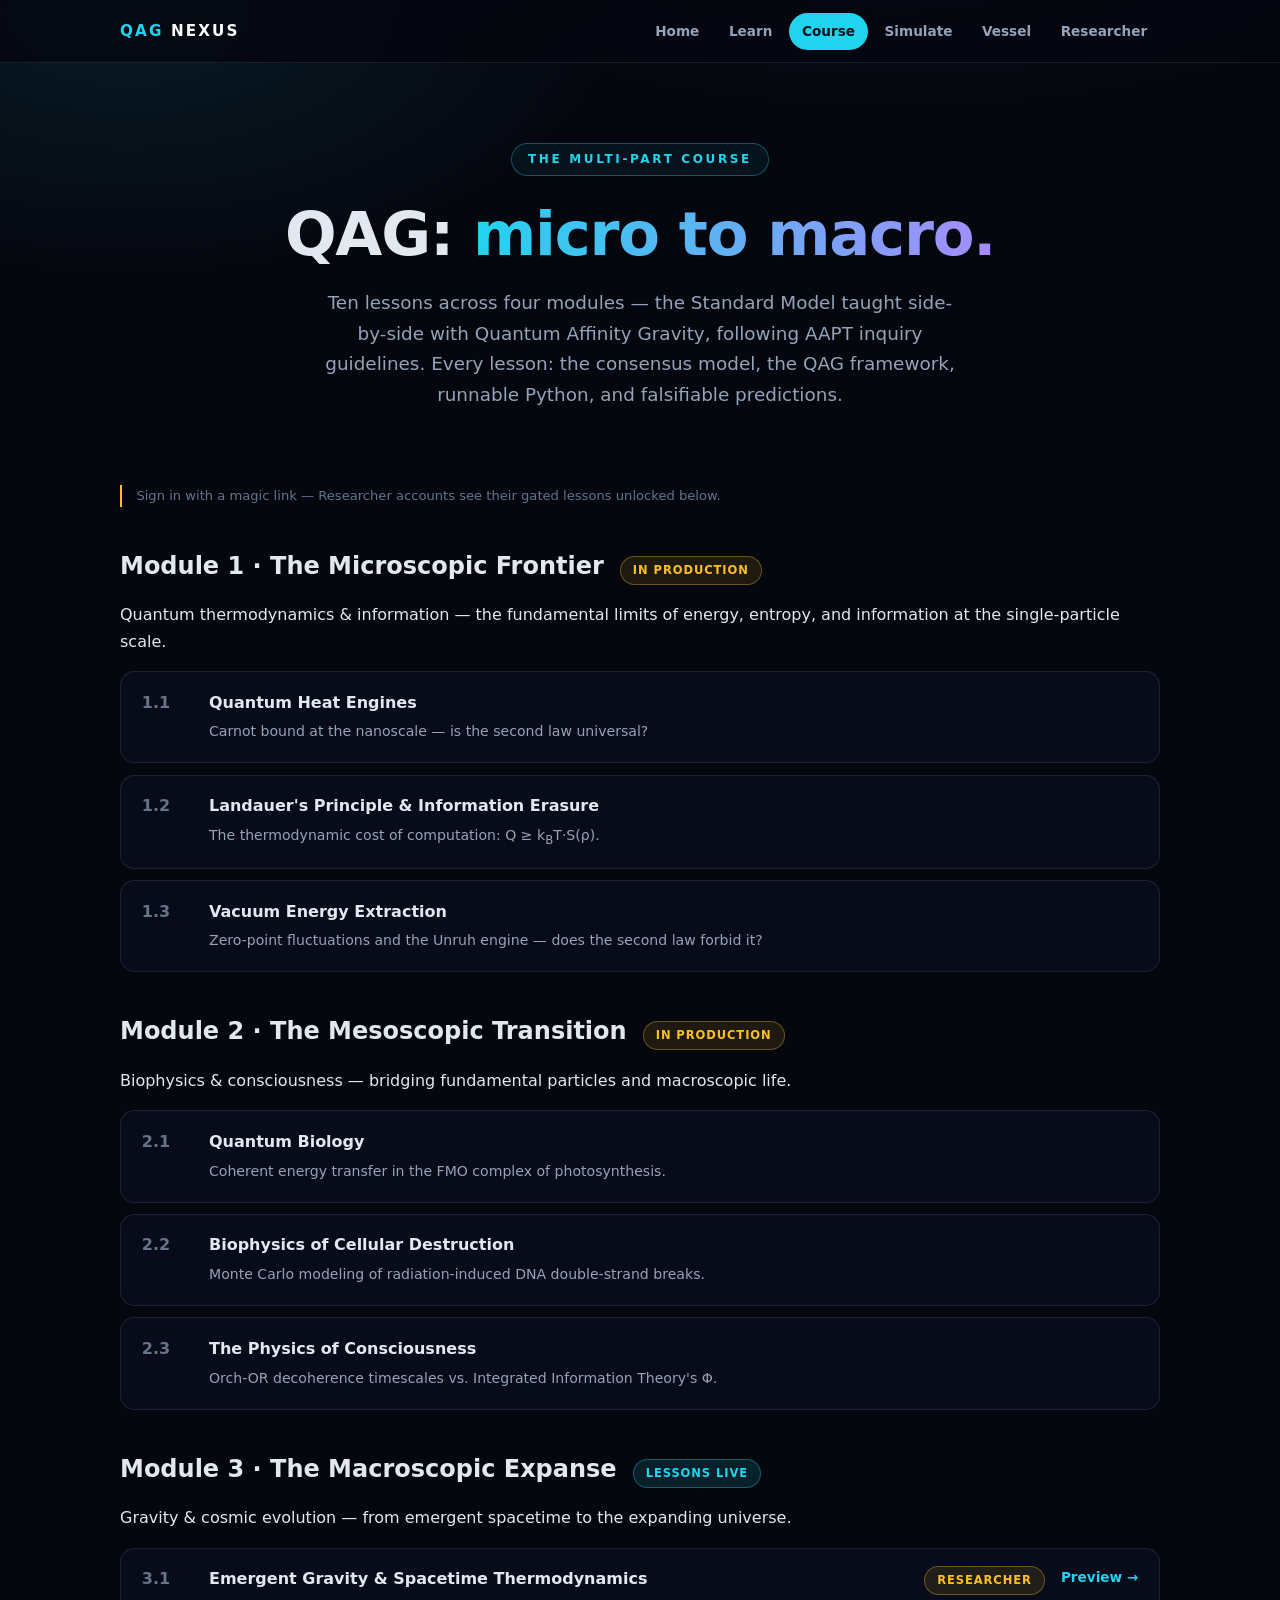
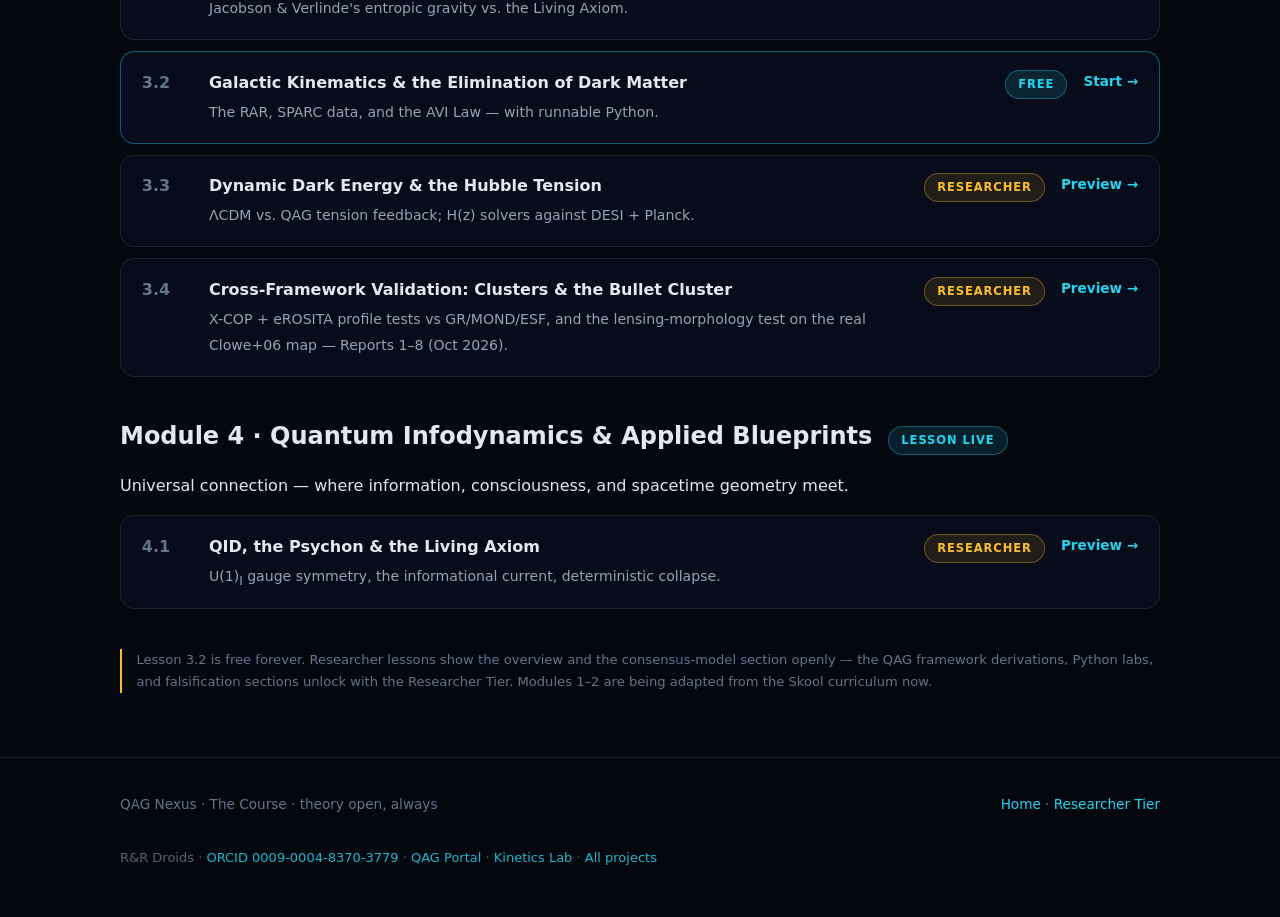
<file: course.html>
<!DOCTYPE html>
<html lang="en">
<head>
<meta charset="UTF-8">
<meta name="viewport" content="width=device-width, initial-scale=1.0">
<title>The Course — QAG Nexus</title>
<meta name="description" content="QAG: Micro to Macro — the full multi-part physics course. Standard Model side-by-side with Quantum Affinity Gravity.">
<link rel="stylesheet" href="../nexus.css">
<script>window.NEXUS_SUPABASE = { url: "https://klneswylibiihgdewznx.supabase.co", anonKey: "eyJhbGciOiJIUzI1NiIsInR5cCI6IkpXVCJ9.eyJpc3MiOiJzdXBhYmFzZSIsInJlZiI6ImtsbmVzd3lsaWJpaWhnZGV3em54Iiwicm9sZSI6ImFub24iLCJpYXQiOjE3ODg0NjI1MzYsImV4cCI6MjEwNDAzODUzNn0.OSMPfRUwds0-ZtV1QsxolnqfcRyXzvFnTOl3EVIcD2s" };</script>
<style>
.mod { margin-bottom: 2.5rem; }
.mod-head { display:flex; align-items:baseline; gap:1rem; flex-wrap:wrap; margin-bottom:1rem; }
.mod-head h2 { margin:0; }
.lesson { display:flex; gap:1rem; align-items:flex-start; padding:1.1rem 1.3rem; border:1px solid var(--line); border-radius:0.9rem; margin-bottom:0.7rem; background:rgba(13,19,38,0.5); }
.lesson .n { font-weight:800; color:var(--dim); min-width:3.2rem; }
.lesson .t { flex:1; }
.lesson .t b { display:block; margin-bottom:0.15rem; }
.lesson .t span { color:var(--muted); font-size:0.88rem; }
.lesson a.lgo { white-space:nowrap; font-size:0.85rem; font-weight:700; }
</style>
<link rel="icon" type="image/svg+xml" href="favicon.svg">
<meta name="theme-color" content="#05070f">
<meta property="og:title" content="The Course — QAG Nexus">
<meta property="og:description" content="QAG: Micro to Macro — the full multi-part physics course. Standard Model side-by-side with Quantum Affinity Gravity.">
<meta property="og:type" content="website">
<meta property="og:url" content="https://qag-nexus.vercel.app/course.html">
<meta name="twitter:card" content="summary">
<meta name="twitter:title" content="The Course — QAG Nexus">
<meta name="twitter:description" content="QAG: Micro to Macro — the full multi-part physics course. Standard Model side-by-side with Quantum Affinity Gravity.">
</head>
<body>
<script src="../nav.js"></script>

<header class="hero wrap" style="padding-bottom:1.5rem">
  <span class="eyebrow">The multi-part course</span>
  <h1>QAG: <span class="grad">micro to macro.</span></h1>
  <p class="lede">Ten lessons across four modules — the Standard Model taught side-by-side with Quantum Affinity Gravity, following AAPT inquiry guidelines. Every lesson: the consensus model, the QAG framework, runnable Python, and falsifiable predictions.</p>
</header>

<main class="wrap">
  <section class="mod"><div id="nexus-auth"></div><p class="honest" id="nexus-course-note">Sign in with a magic link — Researcher accounts see their gated lessons unlocked below.</p></section>
  <section class="mod">
    <div class="mod-head"><h2>Module 1 · The Microscopic Frontier</h2><span class="pill soon">IN PRODUCTION</span></div>
    <p class="sub">Quantum thermodynamics &amp; information — the fundamental limits of energy, entropy, and information at the single-particle scale.</p>
    <div class="lesson"><div class="n">1.1</div><div class="t"><b>Quantum Heat Engines</b><span>Carnot bound at the nanoscale — is the second law universal?</span></div></div>
    <div class="lesson"><div class="n">1.2</div><div class="t"><b>Landauer's Principle &amp; Information Erasure</b><span>The thermodynamic cost of computation: Q ≥ k<sub>B</sub>T·S(ρ).</span></div></div>
    <div class="lesson"><div class="n">1.3</div><div class="t"><b>Vacuum Energy Extraction</b><span>Zero-point fluctuations and the Unruh engine — does the second law forbid it?</span></div></div>
  </section>

  <section class="mod">
    <div class="mod-head"><h2>Module 2 · The Mesoscopic Transition</h2><span class="pill soon">IN PRODUCTION</span></div>
    <p class="sub">Biophysics &amp; consciousness — bridging fundamental particles and macroscopic life.</p>
    <div class="lesson"><div class="n">2.1</div><div class="t"><b>Quantum Biology</b><span>Coherent energy transfer in the FMO complex of photosynthesis.</span></div></div>
    <div class="lesson"><div class="n">2.2</div><div class="t"><b>Biophysics of Cellular Destruction</b><span>Monte Carlo modeling of radiation-induced DNA double-strand breaks.</span></div></div>
    <div class="lesson"><div class="n">2.3</div><div class="t"><b>The Physics of Consciousness</b><span>Orch-OR decoherence timescales vs. Integrated Information Theory's Φ.</span></div></div>
  </section>

  <section class="mod">
    <div class="mod-head"><h2>Module 3 · The Macroscopic Expanse</h2><span class="pill live">LESSONS LIVE</span></div>
    <p class="sub">Gravity &amp; cosmic evolution — from emergent spacetime to the expanding universe.</p>
    <div class="lesson"><div class="n">3.1</div><div class="t"><b>Emergent Gravity &amp; Spacetime Thermodynamics</b><span>Jacobson &amp; Verlinde's entropic gravity vs. the Living Axiom.</span></div><span class="pill soon">RESEARCHER</span><a class="lgo" href="lessons/31.html">Preview →</a></div>
    <div class="lesson" style="border-color:rgba(34,211,238,0.4)"><div class="n">3.2</div><div class="t"><b>Galactic Kinematics &amp; the Elimination of Dark Matter</b><span>The RAR, SPARC data, and the AVI Law — with runnable Python.</span></div><span class="pill live">FREE</span><a class="lgo" href="lessons/32.html">Start →</a></div>
    <div class="lesson"><div class="n">3.3</div><div class="t"><b>Dynamic Dark Energy &amp; the Hubble Tension</b><span>ΛCDM vs. QAG tension feedback; H(z) solvers against DESI + Planck.</span></div><span class="pill soon">RESEARCHER</span><a class="lgo" href="lessons/33.html">Preview →</a></div>
<div class="lesson"><div class="n">3.4</div><div class="t"><b>Cross-Framework Validation: Clusters &amp; the Bullet Cluster</b><span>X-COP + eROSITA profile tests vs GR/MOND/ESF, and the lensing-morphology test on the real Clowe+06 map — Reports 1–8 (Oct 2026).</span></div><span class="pill soon">RESEARCHER</span><a class="lgo" href="research.html">Preview →</a></div>
      </section>

  <section class="mod">
    <div class="mod-head"><h2>Module 4 · Quantum Infodynamics &amp; Applied Blueprints</h2><span class="pill live">LESSON LIVE</span></div>
    <p class="sub">Universal connection — where information, consciousness, and spacetime geometry meet.</p>
    <div class="lesson"><div class="n">4.1</div><div class="t"><b>QID, the Psychon &amp; the Living Axiom</b><span>U(1)<sub>I</sub> gauge symmetry, the informational current, deterministic collapse.</span></div><span class="pill soon">RESEARCHER</span><a class="lgo" href="lessons/41.html">Preview →</a></div>
  </section>

  <p class="honest">Lesson 3.2 is free forever. Researcher lessons show the overview and the consensus-model section openly — the QAG framework derivations, Python labs, and falsification sections unlock with the Researcher Tier. Modules 1–2 are being adapted from the Skool curriculum now.</p>
</main>

<footer>
  <div class="wrap">
    <span>QAG Nexus · The Course · theory open, always</span>
    <span><a href="../index.html">Home</a> · <a href="../research.html">Researcher Tier</a></span>
    <div style="margin-top:8px;font-size:13px;opacity:.85">R&amp;R Droids · <a href="https://orcid.org/0009-0004-8370-3779">ORCID 0009-0004-8370-3779</a> · <a href="https://quantum-affinity-gravity.vercel.app">QAG Portal</a> · <a href="https://qag-kinetics-lab-qag-works.vercel.app">Kinetics Lab</a> · <a href="https://qag-works-hub-qag-works.vercel.app">All projects</a></div>
  </div>
</footer>

<script type="module">
import { mountAuthWidget, fetchTelemetry } from "../js/nexus-auth.js";
mountAuthWidget("nexus-auth");
(async () => {
  try {
    const t = await fetchTelemetry();
    if (t && t.tier === "researcher") {
      document.querySelectorAll(".lesson .pill.soon").forEach((p) => {
        if (p.textContent.trim() === "RESEARCHER") {
          p.className = "pill live";
          p.textContent = "UNLOCKED";
          const row = p.closest(".lesson");
          const link = row && row.querySelector("a.lgo");
          if (link) link.textContent = "Open \u2192";
        }
      });
      const note = document.getElementById("nexus-course-note");
      if (note) note.textContent = "Researcher tier active — your gated lessons are unlocked below.";
    }
  } catch (_) { /* signed out or endpoint hiccup: page stands as-is */ }
})();
</script>
</body>
</html>
</file>
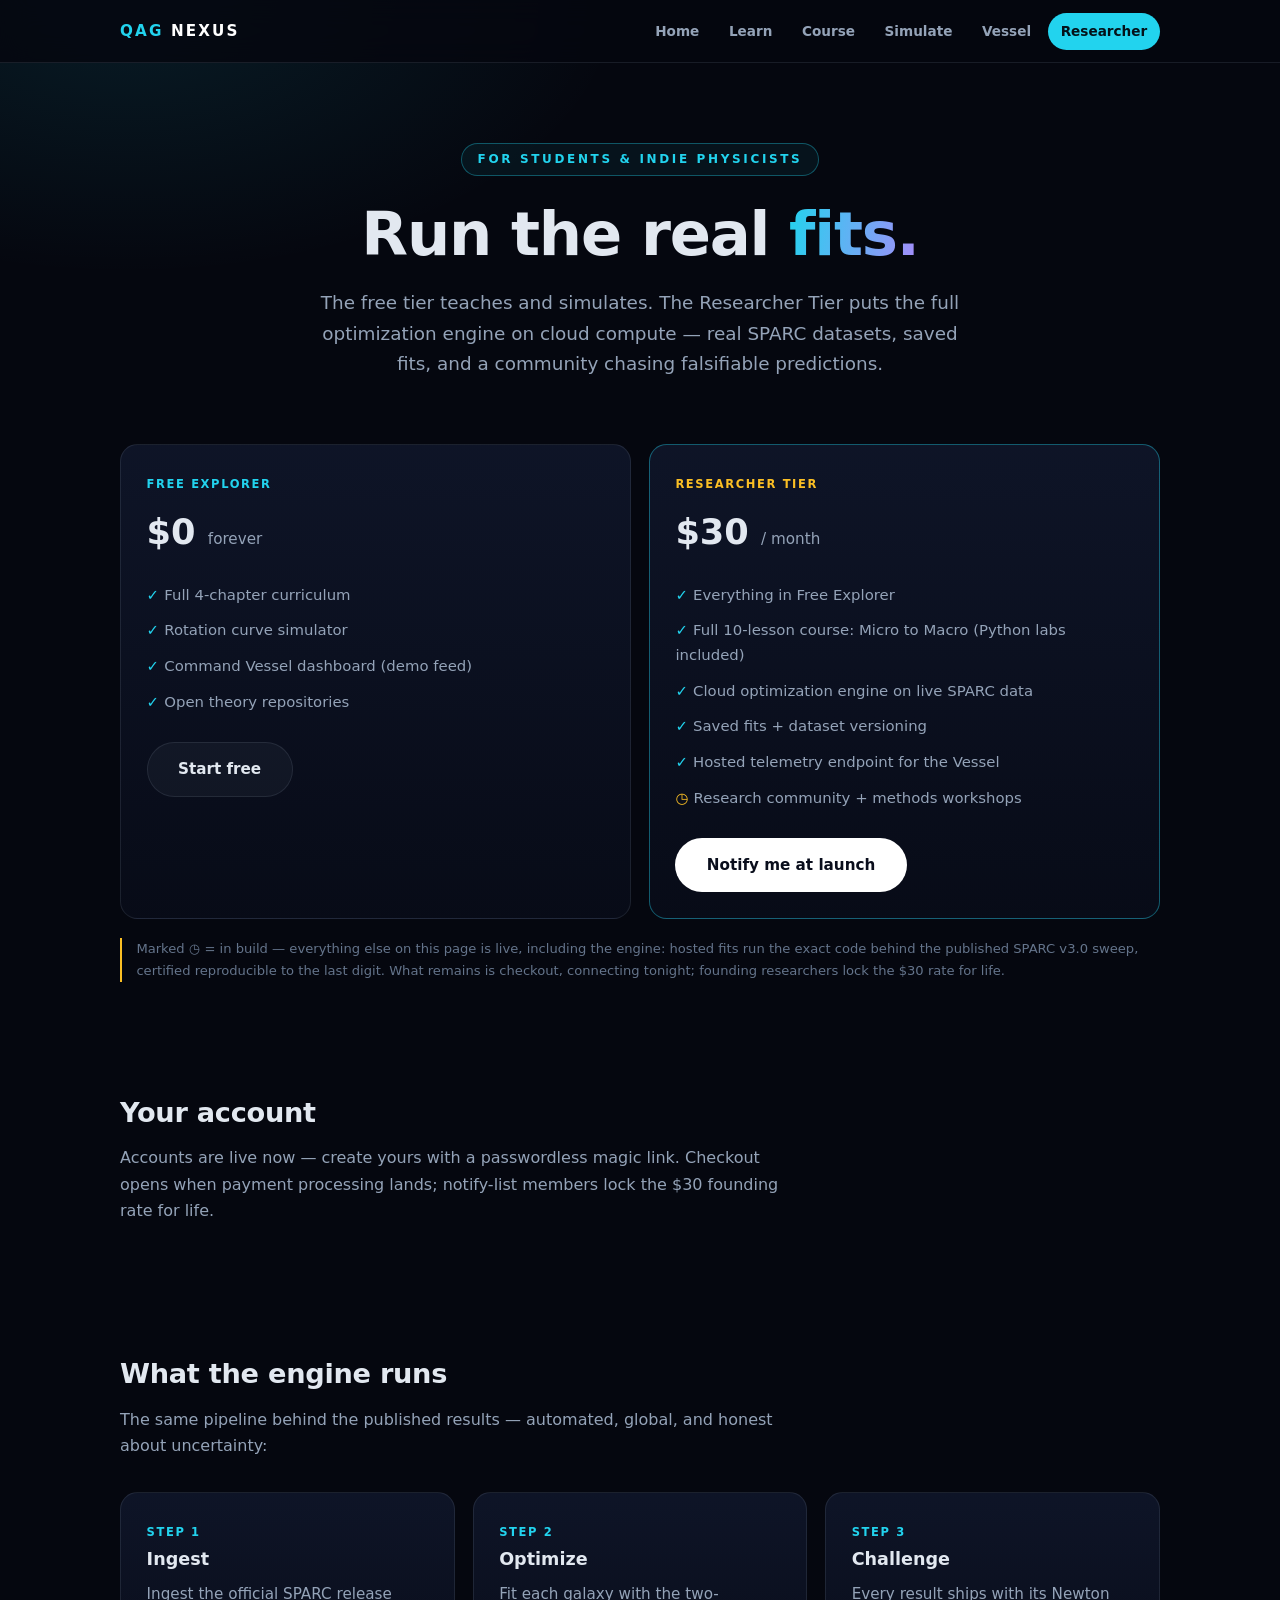
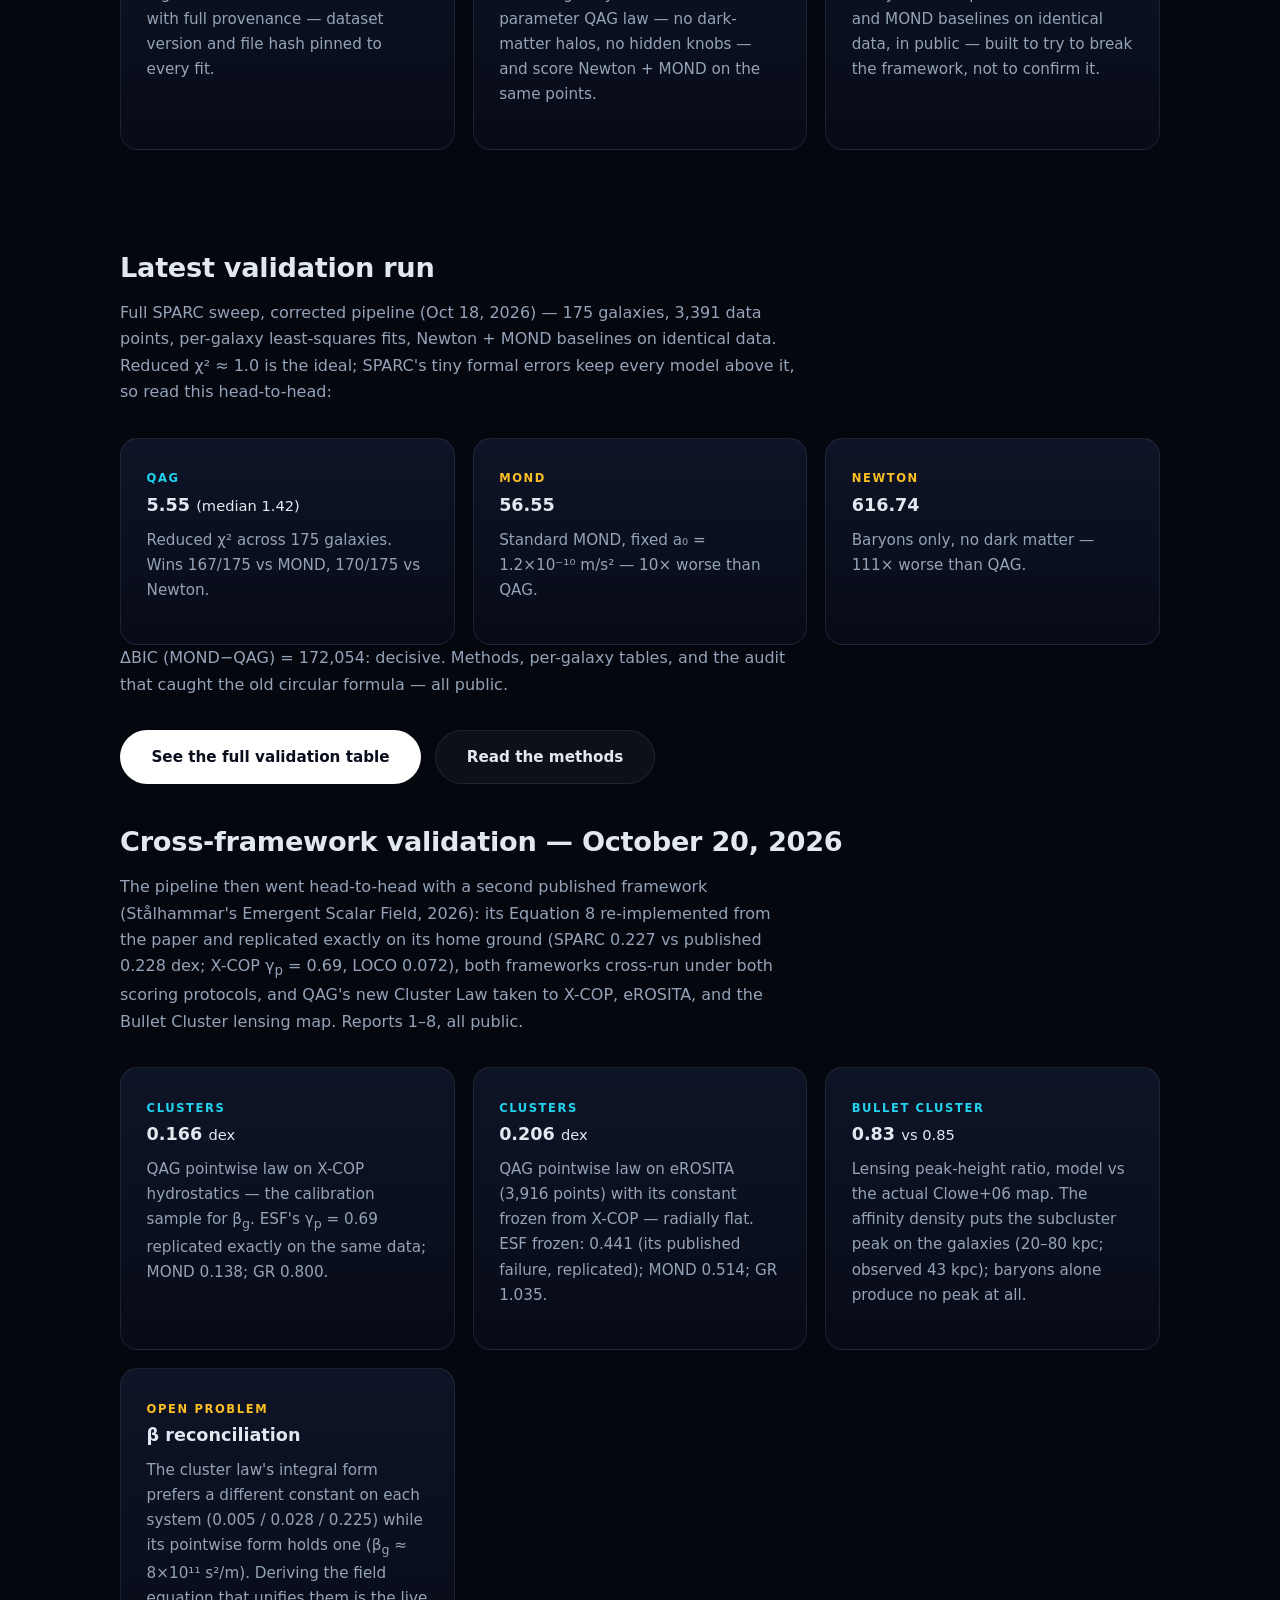
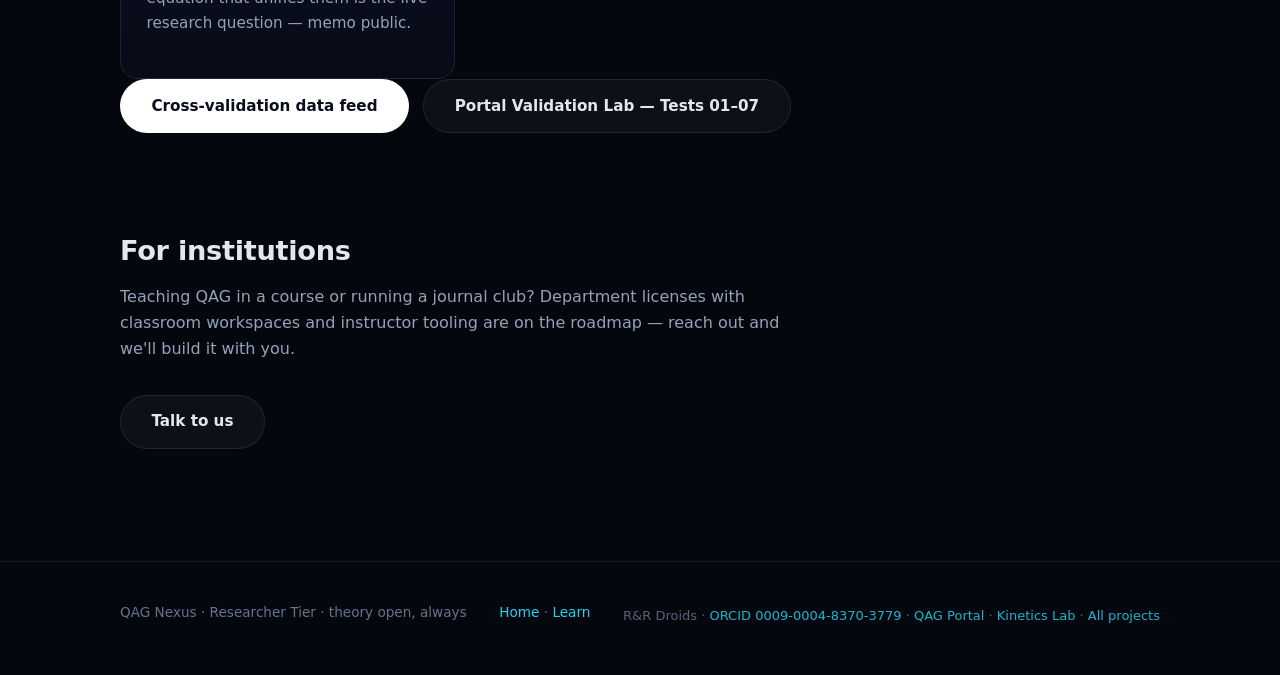
<file: research.html>
<!DOCTYPE html>
<html lang="en">
<head>
<meta charset="UTF-8">
<meta name="viewport" content="width=device-width, initial-scale=1.0">
<title>Researcher Tier — QAG Nexus</title>
<meta name="description" content="QAG Nexus Researcher Tier: cloud compute for the full QAG optimization engine on live astronomical datasets.">
<link rel="stylesheet" href="nexus.css">
<script>window.NEXUS_SUPABASE = { url: "https://klneswylibiihgdewznx.supabase.co", anonKey: "eyJhbGciOiJIUzI1NiIsInR5cCI6IkpXVCJ9.eyJpc3MiOiJzdXBhYmFzZSIsInJlZiI6ImtsbmVzd3lsaWJpaWhnZGV3em54Iiwicm9sZSI6ImFub24iLCJpYXQiOjE3ODg0NjI1MzYsImV4cCI6MjEwNDAzODUzNn0.OSMPfRUwds0-ZtV1QsxolnqfcRyXzvFnTOl3EVIcD2s" };</script>
<link rel="icon" type="image/svg+xml" href="favicon.svg">
<meta name="theme-color" content="#05070f">
<meta property="og:title" content="Researcher Tier — QAG Nexus">
<meta property="og:description" content="QAG Nexus Researcher Tier: cloud compute for the full QAG optimization engine on live astronomical datasets.">
<meta property="og:type" content="website">
<meta property="og:url" content="https://qag-nexus.vercel.app/research.html">
<meta name="twitter:card" content="summary">
<meta name="twitter:title" content="Researcher Tier — QAG Nexus">
<meta name="twitter:description" content="QAG Nexus Researcher Tier: cloud compute for the full QAG optimization engine on live astronomical datasets.">
</head>
<body>
<script src="nav.js"></script>

<header class="hero wrap" style="padding-bottom:1.5rem">
  <span class="eyebrow">For students &amp; indie physicists</span>
  <h1>Run the real <span class="grad">fits.</span></h1>
  <p class="lede">The free tier teaches and simulates. The Researcher Tier puts the full optimization engine on cloud compute — real SPARC datasets, saved fits, and a community chasing falsifiable predictions.</p>
</header>

<main class="wrap">
  <section class="section" style="padding-top:0.5rem">
    <div class="grid grid-2">
      <div class="card">
        <span class="tag cyan">Free Explorer</span>
        <div class="price">$0 <small>forever</small></div>
        <ul class="feat">
          <li>Full 4-chapter curriculum</li>
          <li>Rotation curve simulator</li>
          <li>Command Vessel dashboard (demo feed)</li>
          <li>Open theory repositories</li>
        </ul>
        <a class="btn btn-ghost" href="learn.html">Start free</a>
      </div>
      <div class="card" style="border-color:rgba(34,211,238,0.4)">
        <span class="tag gold">Researcher Tier</span>
        <div class="price">$30 <small>/ month</small></div>
        <ul class="feat">
          <li>Everything in Free Explorer</li>
          <li>Full 10-lesson course: Micro to Macro (Python labs included)</li>
          <li>Cloud optimization engine on live SPARC data</li>
          <li>Saved fits + dataset versioning</li>
          <li>Hosted telemetry endpoint for the Vessel</li>
          <li class="soon">Research community + methods workshops</li>
        </ul>
        <a class="btn btn-primary" href="mailto:droiden.rr@gmail.com?subject=QAG%20Nexus%20Researcher%20Tier%20—%20notify%20me">Notify me at launch</a>
      </div>
    </div>
    <p class="honest">Marked ◷ = in build — everything else on this page is live, including the engine: hosted fits run the exact code behind the published SPARC v3.0 sweep, certified reproducible to the last digit. What remains is checkout, connecting tonight; founding researchers lock the $30 rate for life.</p>
  </section>


  <section class="section">
    <h2>Your account</h2>
    <p class="sub">Accounts are live now — create yours with a passwordless magic link. Checkout opens when payment processing lands; notify-list members lock the $30 founding rate for life.</p>
    <div id="nexus-auth"></div>
  </section>
  <section class="section">
    <h2>What the engine runs</h2>
    <p class="sub">The same pipeline behind the published results — automated, global, and honest about uncertainty:</p>
    <div class="grid grid-3">
      <div class="card">
        <span class="tag cyan">Step 1</span>
        <h3>Ingest</h3>
        <p>Ingest the official SPARC release with full provenance — dataset version and file hash pinned to every fit.</p>
      </div>
      <div class="card">
        <span class="tag cyan">Step 2</span>
        <h3>Optimize</h3>
        <p>Fit each galaxy with the two-parameter QAG law — no dark-matter halos, no hidden knobs — and score Newton + MOND on the same points.</p>
      </div>
      <div class="card">
        <span class="tag cyan">Step 3</span>
        <h3>Challenge</h3>
        <p>Every result ships with its Newton and MOND baselines on identical data, in public — built to try to break the framework, not to confirm it.</p>
      </div>
    </div>
  </section>

  <section class="section">
    <h2>Latest validation run</h2>
    <p class="sub">Full SPARC sweep, corrected pipeline (Oct 18, 2026) — 175 galaxies, 3,391 data points, per-galaxy least-squares fits, Newton + MOND baselines on identical data. Reduced χ² ≈ 1.0 is the ideal; SPARC's tiny formal errors keep every model above it, so read this head-to-head:</p>
    <div class="grid grid-3">
      <div class="card">
        <span class="tag cyan">QAG</span>
        <h3>5.55 <small style="font-weight:normal">(median 1.42)</small></h3>
        <p>Reduced χ² across 175 galaxies. Wins 167/175 vs MOND, 170/175 vs Newton.</p>
      </div>
      <div class="card">
        <span class="tag gold">MOND</span>
        <h3>56.55</h3>
        <p>Standard MOND, fixed a₀ = 1.2×10⁻¹⁰ m/s² — 10× worse than QAG.</p>
      </div>
      <div class="card">
        <span class="tag gold">Newton</span>
        <h3>616.74</h3>
        <p>Baryons only, no dark matter — 111× worse than QAG.</p>
      </div>
    </div>
    <p class="sub">ΔBIC (MOND−QAG) = 172,054: decisive. Methods, per-galaxy tables, and the audit that caught the old circular formula — all public.</p>
    <div class="cta-row" style="justify-content:flex-start">
      <a class="btn btn-primary" href="https://qag-kinetics-lab-qag-works.vercel.app/">See the full validation table</a>
      <a class="btn btn-ghost" href="https://github.com/Sir-Ripley/QAGKinetics/tree/main/docs/validation">Read the methods</a>
    </div>
    <h2 style="margin-top:2.2rem">Cross-framework validation — October 20, 2026</h2>
    <p class="sub">The pipeline then went head-to-head with a second published framework (Stålhammar's Emergent Scalar Field, 2026): its Equation 8 re-implemented from the paper and replicated exactly on its home ground (SPARC 0.227 vs published 0.228 dex; X-COP γ<sub>p</sub> = 0.69, LOCO 0.072), both frameworks cross-run under both scoring protocols, and QAG's new Cluster Law taken to X-COP, eROSITA, and the Bullet Cluster lensing map. Reports 1–8, all public.</p>
    <div class="grid grid-3">
      <div class="card">
        <span class="tag cyan">Clusters</span>
        <h3>0.166 <small style="font-weight:normal">dex</small></h3>
        <p>QAG pointwise law on X-COP hydrostatics — the calibration sample for β<sub>g</sub>. ESF's γ<sub>p</sub> = 0.69 replicated exactly on the same data; MOND 0.138; GR 0.800.</p>
      </div>
      <div class="card">
        <span class="tag cyan">Clusters</span>
        <h3>0.206 <small style="font-weight:normal">dex</small></h3>
        <p>QAG pointwise law on eROSITA (3,916 points) with its constant frozen from X-COP — radially flat. ESF frozen: 0.441 (its published failure, replicated); MOND 0.514; GR 1.035.</p>
      </div>
      <div class="card">
        <span class="tag cyan">Bullet Cluster</span>
        <h3>0.83 <small style="font-weight:normal">vs 0.85</small></h3>
        <p>Lensing peak-height ratio, model vs the actual Clowe+06 map. The affinity density puts the subcluster peak on the galaxies (20–80 kpc; observed 43 kpc); baryons alone produce no peak at all.</p>
      </div>
      <div class="card">
        <span class="tag gold">Open problem</span>
        <h3>β reconciliation</h3>
        <p>The cluster law's integral form prefers a different constant on each system (0.005 / 0.028 / 0.225) while its pointwise form holds one (β<sub>g</sub> ≈ 8×10¹¹ s²/m). Deriving the field equation that unifies them is the live research question — memo public.</p>
      </div>
    </div>
    <div class="cta-row" style="justify-content:flex-start">
      <a class="btn btn-primary" href="https://qag-sparc-data.vercel.app/cross_validation.json">Cross-validation data feed</a>
      <a class="btn btn-ghost" href="https://quantum-affinity-gravity.vercel.app/">Portal Validation Lab — Tests 01–07</a>
    </div>
  </section>

  <section class="section">
    <h2>For institutions</h2>
    <p class="sub">Teaching QAG in a course or running a journal club? Department licenses with classroom workspaces and instructor tooling are on the roadmap — reach out and we'll build it with you.</p>
    <div class="cta-row" style="justify-content:flex-start">
      <a class="btn btn-ghost" href="mailto:droiden.rr@gmail.com?subject=QAG%20Nexus%20—%20institutional%20license">Talk to us</a>
    </div>
  </section>
</main>

<footer>
  <div class="wrap">
    <span>QAG Nexus · Researcher Tier · theory open, always</span>
    <span><a href="index.html">Home</a> · <a href="learn.html">Learn</a></span>
    <div style="margin-top:8px;font-size:13px;opacity:.85">R&amp;R Droids · <a href="https://orcid.org/0009-0004-8370-3779">ORCID 0009-0004-8370-3779</a> · <a href="https://quantum-affinity-gravity.vercel.app">QAG Portal</a> · <a href="https://qag-kinetics-lab-qag-works.vercel.app">Kinetics Lab</a> · <a href="https://qag-works-hub-qag-works.vercel.app">All projects</a></div>
  </div>
</footer>
<script type="module">
import { mountAuthWidget } from "./js/nexus-auth.js";
mountAuthWidget("nexus-auth");
</script>
</body>
</html>
</file>
<file: nexus.css>
/* QAG Nexus — dark cosmic design system */
:root {
  --bg: #05070f;
  --bg2: #0a0e1c;
  --panel: #0d1326;
  --line: rgba(148, 163, 184, 0.14);
  --cyan: #22d3ee;
  --violet: #a78bfa;
  --gold: #fbbf24;
  --text: #e2e8f0;
  --muted: #94a3b8;
  --dim: #64748b;
}
* { box-sizing: border-box; }
html { scroll-behavior: smooth; }
body {
  margin: 0;
  background: radial-gradient(1200px 600px at 70% -10%, rgba(167, 139, 250, 0.12), transparent 60%),
              radial-gradient(900px 500px at 10% 0%, rgba(34, 211, 238, 0.10), transparent 55%),
              var(--bg);
  color: var(--text);
  font-family: "Inter", system-ui, -apple-system, "Segoe UI", sans-serif;
  line-height: 1.65;
  -webkit-font-smoothing: antialiased;
}
a { color: var(--cyan); text-decoration: none; }
a:hover { text-decoration: underline; }
.wrap { max-width: 1080px; margin: 0 auto; padding: 0 1.25rem; }

/* Nav */
.nav {
  position: sticky; top: 0; z-index: 50;
  backdrop-filter: blur(14px);
  background: rgba(5, 7, 15, 0.82);
  border-bottom: 1px solid var(--line);
}
.nav-inner { display: flex; align-items: center; gap: 1rem; padding: 0.8rem 1.25rem; max-width: 1080px; margin: 0 auto; }
.brand { font-weight: 800; letter-spacing: 0.14em; font-size: 0.95rem; color: #fff; }
.brand .q { color: var(--cyan); }
.nav-links { display: flex; gap: 0.25rem; margin-left: auto; flex-wrap: wrap; }
.nav-links a {
  color: var(--muted); padding: 0.45rem 0.8rem; border-radius: 999px;
  font-size: 0.85rem; font-weight: 600; text-decoration: none;
}
.nav-links a:hover { color: #fff; background: rgba(148,163,184,0.10); text-decoration: none; }
.nav-links a.active { color: #04121a; background: var(--cyan); }

/* Hero */
.hero { padding: 5rem 0 3.5rem; text-align: center; }
.eyebrow {
  display: inline-block; font-size: 0.75rem; font-weight: 700; letter-spacing: 0.22em;
  text-transform: uppercase; color: var(--cyan);
  border: 1px solid rgba(34,211,238,0.35); border-radius: 999px; padding: 0.35rem 1rem;
  margin-bottom: 1.5rem; background: rgba(34,211,238,0.06);
}
h1 { font-size: clamp(2.2rem, 6vw, 3.8rem); line-height: 1.12; margin: 0 0 1.25rem; letter-spacing: -0.02em; }
h1 .grad { background: linear-gradient(100deg, var(--cyan), var(--violet)); -webkit-background-clip: text; background-clip: text; color: transparent; }
.lede { font-size: 1.15rem; color: var(--muted); max-width: 640px; margin: 0 auto 2rem; }
.cta-row { display: flex; gap: 0.9rem; justify-content: center; flex-wrap: wrap; }
.btn {
  display: inline-block; padding: 0.85rem 1.9rem; border-radius: 999px;
  font-weight: 700; font-size: 0.95rem; text-decoration: none; border: 1px solid transparent;
}
.btn:hover { text-decoration: none; transform: translateY(-1px); }
.btn-primary { background: #fff; color: #0a0e1c; }
.btn-ghost { border-color: var(--line); color: var(--text); background: rgba(148,163,184,0.06); }

/* Cards & sections */
.section { padding: 3rem 0; }
.section h2 { font-size: 1.7rem; margin: 0 0 0.6rem; letter-spacing: -0.01em; }
.section .sub { color: var(--muted); margin: 0 0 2rem; max-width: 680px; }
.grid { display: grid; gap: 1.1rem; }
.grid-3 { grid-template-columns: repeat(auto-fit, minmax(260px, 1fr)); }
.grid-2 { grid-template-columns: repeat(auto-fit, minmax(320px, 1fr)); }
.card {
  background: linear-gradient(180deg, rgba(20,28,52,0.65), rgba(10,14,28,0.65));
  border: 1px solid var(--line); border-radius: 1.1rem; padding: 1.6rem;
}
.card h3 { margin: 0 0 0.5rem; font-size: 1.1rem; }
.card p { color: var(--muted); margin: 0 0 1rem; font-size: 0.95rem; }
.card .tag { font-size: 0.72rem; font-weight: 700; letter-spacing: 0.14em; text-transform: uppercase; color: var(--violet); }
.card .tag.cyan { color: var(--cyan); }
.card .tag.gold { color: var(--gold); }

/* Equation blocks */
.eq {
  background: #070b16; border: 1px solid var(--line); border-radius: 0.9rem;
  padding: 1.4rem; margin: 1.4rem 0; overflow-x: auto; text-align: center;
}
.eq + .plain { color: var(--muted); font-size: 0.98rem; }
.chapter { margin-bottom: 3.5rem; }
.chapter .num { color: var(--dim); font-weight: 700; letter-spacing: 0.2em; font-size: 0.78rem; text-transform: uppercase; }

/* Simulator */
.sim-layout { display: grid; gap: 1.2rem; grid-template-columns: 1fr; }
@media (min-width: 860px) { .sim-layout { grid-template-columns: 320px 1fr; } }
.controls .ctl { margin-bottom: 1.2rem; }
.controls label { display: flex; justify-content: space-between; font-size: 0.85rem; font-weight: 600; color: var(--muted); margin-bottom: 0.4rem; }
.controls label output { color: var(--cyan); font-variant-numeric: tabular-nums; }
input[type="range"] { width: 100%; accent-color: var(--cyan); }
canvas#curve { width: 100%; height: 380px; display: block; background: #070b16; border: 1px solid var(--line); border-radius: 0.9rem; }
.presets { display: flex; gap: 0.6rem; flex-wrap: wrap; margin-bottom: 1rem; }
.chip { border: 1px solid var(--line); background: rgba(148,163,184,0.06); color: var(--text); border-radius: 999px; padding: 0.4rem 1rem; font-size: 0.82rem; font-weight: 600; cursor: pointer; }
.chip:hover, .chip.on { border-color: var(--cyan); color: var(--cyan); }
.honest { font-size: 0.82rem; color: var(--dim); border-left: 2px solid var(--gold); padding-left: 0.9rem; margin-top: 1.2rem; }

/* Pricing */
.price { font-size: 2.2rem; font-weight: 800; margin: 0.4rem 0; }
.price small { font-size: 0.95rem; color: var(--muted); font-weight: 500; }
.feat { list-style: none; padding: 0; margin: 1rem 0 1.4rem; }
.feat li { padding: 0.35rem 0; color: var(--muted); font-size: 0.93rem; }
.feat li::before { content: "✓ "; color: var(--cyan); font-weight: 700; }
.feat li.soon::before { content: "◷ "; color: var(--gold); }

/* Footer */
footer { border-top: 1px solid var(--line); margin-top: 4rem; padding: 2.2rem 0 3rem; color: var(--dim); font-size: 0.85rem; }
footer .wrap { display: flex; gap: 1.5rem; flex-wrap: wrap; align-items: center; justify-content: space-between; }

/* Status pill */
.pill { display: inline-block; font-size: 0.72rem; font-weight: 700; padding: 0.25rem 0.75rem; border-radius: 999px; letter-spacing: 0.08em; }
.pill.live { background: rgba(34,211,238,0.12); color: var(--cyan); border: 1px solid rgba(34,211,238,0.35); }
.pill.soon { background: rgba(251,191,36,0.10); color: var(--gold); border: 1px solid rgba(251,191,36,0.35); }

/* Vessel table */
.vtable { width: 100%; border-collapse: collapse; font-size: 0.88rem; }
.vtable th, .vtable td { text-align: left; padding: 0.6rem 0.8rem; border-bottom: 1px solid var(--line); }
.vtable th { color: var(--dim); font-weight: 600; font-size: 0.75rem; text-transform: uppercase; letter-spacing: 0.1em; }
.vtable td.num { font-variant-numeric: tabular-nums; color: var(--cyan); }
.const-grid { display: grid; grid-template-columns: repeat(auto-fit, minmax(180px, 1fr)); gap: 1rem; margin-bottom: 1.6rem; }
.const { background: #070b16; border: 1px solid var(--line); border-radius: 0.9rem; padding: 1.1rem; }
.const .k { font-size: 0.72rem; color: var(--dim); text-transform: uppercase; letter-spacing: 0.12em; }
.const .v { font-size: 1.25rem; font-weight: 700; color: var(--cyan); font-variant-numeric: tabular-nums; }
</file>
